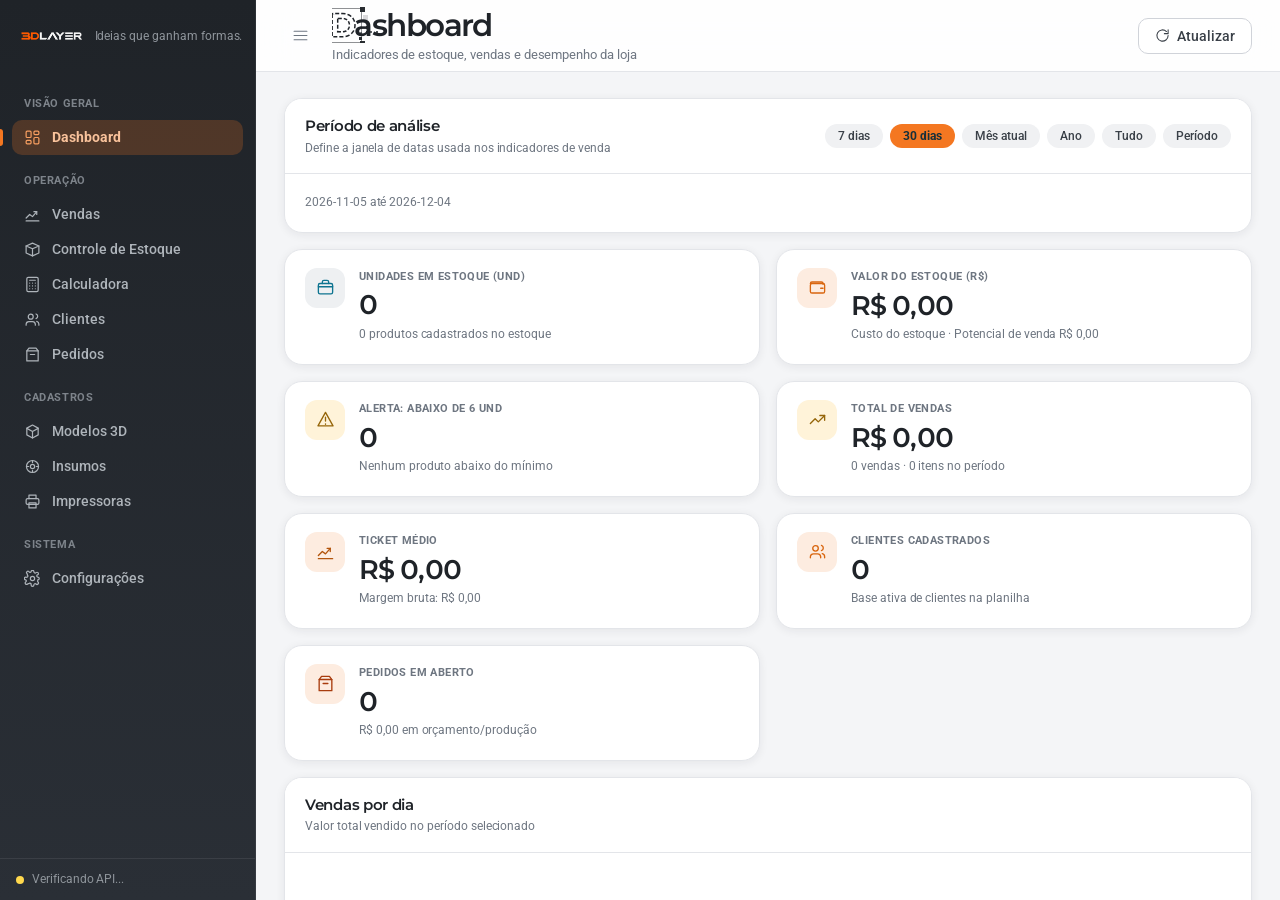
<file: index.html>
<!doctype html>
<html lang="pt-BR">
  <head>
    <meta charset="UTF-8" />
    <meta name="viewport" content="width=device-width, initial-scale=1.0" />
    <meta name="description" content="3D LAYER — CRM da loja 3D: clientes, estoque, vendas e pedidos. Ideias que ganham formas." />
    <meta name="theme-color" content="#1f2328" />
    <meta
      http-equiv="Content-Security-Policy"
      content="default-src 'self'; script-src 'self' 'sha256-BkKP2XO6WOEc3kXOiLr2ZoY83hamalKjPY9xBcbXVuw='; style-src 'self' 'unsafe-inline'; font-src 'self' data: https:; img-src 'self' data: blob: https: http:; connect-src 'self' https: http:; object-src 'none'; base-uri 'none'"
    />
    <title>3D LAYER</title>
    <link rel="icon" type="image/png" href="./icon.png" />
    <script type="module" crossorigin src="./assets/index.web-AJ14UXyv.js"></script>
    <link rel="stylesheet" crossorigin href="./assets/index-Cnl-phXX.css">
  </head>
  <body>
    <div id="root"></div>
  </body>
</html>
</file>
<file: assets/index-Cnl-phXX.css>
@font-face{font-family:Montserrat;font-style:normal;font-display:swap;font-weight:500;src:url(./montserrat-cyrillic-ext-500-normal-11xBT7e1.woff2) format("woff2"),url(./montserrat-cyrillic-ext-500-normal-DOzfAZ45.woff) format("woff");unicode-range:U+0460-052F,U+1C80-1C8A,U+20B4,U+2DE0-2DFF,U+A640-A69F,U+FE2E-FE2F}@font-face{font-family:Montserrat;font-style:normal;font-display:swap;font-weight:500;src:url(./montserrat-cyrillic-500-normal-T0SG181k.woff2) format("woff2"),url(./montserrat-cyrillic-500-normal-CyGtXmN9.woff) format("woff");unicode-range:U+0301,U+0400-045F,U+0490-0491,U+04B0-04B1,U+2116}@font-face{font-family:Montserrat;font-style:normal;font-display:swap;font-weight:500;src:url(./montserrat-vietnamese-500-normal-NT-t8RG1.woff2) format("woff2"),url(./montserrat-vietnamese-500-normal-DpeZlV_K.woff) format("woff");unicode-range:U+0102-0103,U+0110-0111,U+0128-0129,U+0168-0169,U+01A0-01A1,U+01AF-01B0,U+0300-0301,U+0303-0304,U+0308-0309,U+0323,U+0329,U+1EA0-1EF9,U+20AB}@font-face{font-family:Montserrat;font-style:normal;font-display:swap;font-weight:500;src:url(./montserrat-latin-ext-500-normal-BKtbrd6n.woff2) format("woff2"),url(./montserrat-latin-ext-500-normal-DWPqqZgs.woff) format("woff");unicode-range:U+0100-02BA,U+02BD-02C5,U+02C7-02CC,U+02CE-02D7,U+02DD-02FF,U+0304,U+0308,U+0329,U+1D00-1DBF,U+1E00-1E9F,U+1EF2-1EFF,U+2020,U+20A0-20AB,U+20AD-20C0,U+2113,U+2C60-2C7F,U+A720-A7FF}@font-face{font-family:Montserrat;font-style:normal;font-display:swap;font-weight:500;src:url(./montserrat-latin-500-normal-DRFEGfly.woff2) format("woff2"),url(./montserrat-latin-500-normal-Dok2oTci.woff) format("woff");unicode-range:U+0000-00FF,U+0131,U+0152-0153,U+02BB-02BC,U+02C6,U+02DA,U+02DC,U+0304,U+0308,U+0329,U+2000-206F,U+20AC,U+2122,U+2191,U+2193,U+2212,U+2215,U+FEFF,U+FFFD}@font-face{font-family:Montserrat;font-style:normal;font-display:swap;font-weight:600;src:url(./montserrat-cyrillic-ext-600-normal-BtBW-rpm.woff2) format("woff2"),url(./montserrat-cyrillic-ext-600-normal-wReYPmz2.woff) format("woff");unicode-range:U+0460-052F,U+1C80-1C8A,U+20B4,U+2DE0-2DFF,U+A640-A69F,U+FE2E-FE2F}@font-face{font-family:Montserrat;font-style:normal;font-display:swap;font-weight:600;src:url(./montserrat-cyrillic-600-normal-CQEPC0hM.woff2) format("woff2"),url(./montserrat-cyrillic-600-normal-DUglwBrH.woff) format("woff");unicode-range:U+0301,U+0400-045F,U+0490-0491,U+04B0-04B1,U+2116}@font-face{font-family:Montserrat;font-style:normal;font-display:swap;font-weight:600;src:url(./montserrat-vietnamese-600-normal-DKe6qT_E.woff2) format("woff2"),url(./montserrat-vietnamese-600-normal-SJ-HTWuM.woff) format("woff");unicode-range:U+0102-0103,U+0110-0111,U+0128-0129,U+0168-0169,U+01A0-01A1,U+01AF-01B0,U+0300-0301,U+0303-0304,U+0308-0309,U+0323,U+0329,U+1EA0-1EF9,U+20AB}@font-face{font-family:Montserrat;font-style:normal;font-display:swap;font-weight:600;src:url(./montserrat-latin-ext-600-normal-DSkTqI9L.woff2) format("woff2"),url(./montserrat-latin-ext-600-normal-CSDhkhgS.woff) format("woff");unicode-range:U+0100-02BA,U+02BD-02C5,U+02C7-02CC,U+02CE-02D7,U+02DD-02FF,U+0304,U+0308,U+0329,U+1D00-1DBF,U+1E00-1E9F,U+1EF2-1EFF,U+2020,U+20A0-20AB,U+20AD-20C0,U+2113,U+2C60-2C7F,U+A720-A7FF}@font-face{font-family:Montserrat;font-style:normal;font-display:swap;font-weight:600;src:url(./montserrat-latin-600-normal-UVxSCcoG.woff2) format("woff2"),url(./montserrat-latin-600-normal-CdhFl4lI.woff) format("woff");unicode-range:U+0000-00FF,U+0131,U+0152-0153,U+02BB-02BC,U+02C6,U+02DA,U+02DC,U+0304,U+0308,U+0329,U+2000-206F,U+20AC,U+2122,U+2191,U+2193,U+2212,U+2215,U+FEFF,U+FFFD}@font-face{font-family:Montserrat;font-style:normal;font-display:swap;font-weight:700;src:url(./montserrat-cyrillic-ext-700-normal-MyDreaeu.woff2) format("woff2"),url(./montserrat-cyrillic-ext-700-normal-D-Mk2xRJ.woff) format("woff");unicode-range:U+0460-052F,U+1C80-1C8A,U+20B4,U+2DE0-2DFF,U+A640-A69F,U+FE2E-FE2F}@font-face{font-family:Montserrat;font-style:normal;font-display:swap;font-weight:700;src:url(./montserrat-cyrillic-700-normal-D-Pqjtdp.woff2) format("woff2"),url(./montserrat-cyrillic-700-normal-BvLYcGP1.woff) format("woff");unicode-range:U+0301,U+0400-045F,U+0490-0491,U+04B0-04B1,U+2116}@font-face{font-family:Montserrat;font-style:normal;font-display:swap;font-weight:700;src:url(./montserrat-vietnamese-700-normal-C0x1De3p.woff2) format("woff2"),url(./montserrat-vietnamese-700-normal-DnwGT2D9.woff) format("woff");unicode-range:U+0102-0103,U+0110-0111,U+0128-0129,U+0168-0169,U+01A0-01A1,U+01AF-01B0,U+0300-0301,U+0303-0304,U+0308-0309,U+0323,U+0329,U+1EA0-1EF9,U+20AB}@font-face{font-family:Montserrat;font-style:normal;font-display:swap;font-weight:700;src:url(./montserrat-latin-ext-700-normal-BOP2Nhf0.woff2) format("woff2"),url(./montserrat-latin-ext-700-normal-DdDFr05Z.woff) format("woff");unicode-range:U+0100-02BA,U+02BD-02C5,U+02C7-02CC,U+02CE-02D7,U+02DD-02FF,U+0304,U+0308,U+0329,U+1D00-1DBF,U+1E00-1E9F,U+1EF2-1EFF,U+2020,U+20A0-20AB,U+20AD-20C0,U+2113,U+2C60-2C7F,U+A720-A7FF}@font-face{font-family:Montserrat;font-style:normal;font-display:swap;font-weight:700;src:url(./montserrat-latin-700-normal-BdjcYUrC.woff2) format("woff2"),url(./montserrat-latin-700-normal-BWkrl476.woff) format("woff");unicode-range:U+0000-00FF,U+0131,U+0152-0153,U+02BB-02BC,U+02C6,U+02DA,U+02DC,U+0304,U+0308,U+0329,U+2000-206F,U+20AC,U+2122,U+2191,U+2193,U+2212,U+2215,U+FEFF,U+FFFD}@font-face{font-family:Roboto;font-style:normal;font-display:swap;font-weight:400;src:url(./roboto-cyrillic-ext-400-normal-qHufge6k.woff2) format("woff2"),url(./roboto-cyrillic-ext-400-normal-DhDk0Xwi.woff) format("woff");unicode-range:U+0460-052F,U+1C80-1C8A,U+20B4,U+2DE0-2DFF,U+A640-A69F,U+FE2E-FE2F}@font-face{font-family:Roboto;font-style:normal;font-display:swap;font-weight:400;src:url(./roboto-cyrillic-400-normal-CBPI_iaY.woff2) format("woff2"),url(./roboto-cyrillic-400-normal-BepgbcUK.woff) format("woff");unicode-range:U+0301,U+0400-045F,U+0490-0491,U+04B0-04B1,U+2116}@font-face{font-family:Roboto;font-style:normal;font-display:swap;font-weight:400;src:url([data-uri]) format("woff2"),url([data-uri]) format("woff");unicode-range:U+1F00-1FFF}@font-face{font-family:Roboto;font-style:normal;font-display:swap;font-weight:400;src:url(./roboto-greek-400-normal-ai2Z1K3C.woff2) format("woff2"),url(./roboto-greek-400-normal-D904r64h.woff) format("woff");unicode-range:U+0370-0377,U+037A-037F,U+0384-038A,U+038C,U+038E-03A1,U+03A3-03FF}@font-face{font-family:Roboto;font-style:normal;font-display:swap;font-weight:400;src:url(./roboto-math-400-normal-BEFej5gc.woff2) format("woff2"),url(./roboto-math-400-normal-D6sS4O5l.woff) format("woff");unicode-range:U+0302-0303,U+0305,U+0307-0308,U+0310,U+0312,U+0315,U+031A,U+0326-0327,U+032C,U+032F-0330,U+0332-0333,U+0338,U+033A,U+0346,U+034D,U+0391-03A1,U+03A3-03A9,U+03B1-03C9,U+03D1,U+03D5-03D6,U+03F0-03F1,U+03F4-03F5,U+2016-2017,U+2034-2038,U+203C,U+2040,U+2043,U+2047,U+2050,U+2057,U+205F,U+2070-2071,U+2074-208E,U+2090-209C,U+20D0-20DC,U+20E1,U+20E5-20EF,U+2100-2112,U+2114-2115,U+2117-2121,U+2123-214F,U+2190,U+2192,U+2194-21AE,U+21B0-21E5,U+21F1-21F2,U+21F4-2211,U+2213-2214,U+2216-22FF,U+2308-230B,U+2310,U+2319,U+231C-2321,U+2336-237A,U+237C,U+2395,U+239B-23B7,U+23D0,U+23DC-23E1,U+2474-2475,U+25AF,U+25B3,U+25B7,U+25BD,U+25C1,U+25CA,U+25CC,U+25FB,U+266D-266F,U+27C0-27FF,U+2900-2AFF,U+2B0E-2B11,U+2B30-2B4C,U+2BFE,U+3030,U+FF5B,U+FF5D,U+1D400-1D7FF,U+1EE00-1EEFF}@font-face{font-family:Roboto;font-style:normal;font-display:swap;font-weight:400;src:url(./roboto-symbols-400-normal-CB1Ce4Gk.woff2) format("woff2"),url(./roboto-symbols-400-normal-C7tGlxgb.woff) format("woff");unicode-range:U+0001-000C,U+000E-001F,U+007F-009F,U+20DD-20E0,U+20E2-20E4,U+2150-218F,U+2190,U+2192,U+2194-2199,U+21AF,U+21E6-21F0,U+21F3,U+2218-2219,U+2299,U+22C4-22C6,U+2300-243F,U+2440-244A,U+2460-24FF,U+25A0-27BF,U+2800-28FF,U+2921-2922,U+2981,U+29BF,U+29EB,U+2B00-2BFF,U+4DC0-4DFF,U+FFF9-FFFB,U+10140-1018E,U+10190-1019C,U+101A0,U+101D0-101FD,U+102E0-102FB,U+10E60-10E7E,U+1D2C0-1D2D3,U+1D2E0-1D37F,U+1F000-1F0FF,U+1F100-1F1AD,U+1F1E6-1F1FF,U+1F30D-1F30F,U+1F315,U+1F31C,U+1F31E,U+1F320-1F32C,U+1F336,U+1F378,U+1F37D,U+1F382,U+1F393-1F39F,U+1F3A7-1F3A8,U+1F3AC-1F3AF,U+1F3C2,U+1F3C4-1F3C6,U+1F3CA-1F3CE,U+1F3D4-1F3E0,U+1F3ED,U+1F3F1-1F3F3,U+1F3F5-1F3F7,U+1F408,U+1F415,U+1F41F,U+1F426,U+1F43F,U+1F441-1F442,U+1F444,U+1F446-1F449,U+1F44C-1F44E,U+1F453,U+1F46A,U+1F47D,U+1F4A3,U+1F4B0,U+1F4B3,U+1F4B9,U+1F4BB,U+1F4BF,U+1F4C8-1F4CB,U+1F4D6,U+1F4DA,U+1F4DF,U+1F4E3-1F4E6,U+1F4EA-1F4ED,U+1F4F7,U+1F4F9-1F4FB,U+1F4FD-1F4FE,U+1F503,U+1F507-1F50B,U+1F50D,U+1F512-1F513,U+1F53E-1F54A,U+1F54F-1F5FA,U+1F610,U+1F650-1F67F,U+1F687,U+1F68D,U+1F691,U+1F694,U+1F698,U+1F6AD,U+1F6B2,U+1F6B9-1F6BA,U+1F6BC,U+1F6C6-1F6CF,U+1F6D3-1F6D7,U+1F6E0-1F6EA,U+1F6F0-1F6F3,U+1F6F7-1F6FC,U+1F700-1F7FF,U+1F800-1F80B,U+1F810-1F847,U+1F850-1F859,U+1F860-1F887,U+1F890-1F8AD,U+1F8B0-1F8BB,U+1F8C0-1F8C1,U+1F900-1F90B,U+1F93B,U+1F946,U+1F984,U+1F996,U+1F9E9,U+1FA00-1FA6F,U+1FA70-1FA7C,U+1FA80-1FA89,U+1FA8F-1FAC6,U+1FACE-1FADC,U+1FADF-1FAE9,U+1FAF0-1FAF8,U+1FB00-1FBFF}@font-face{font-family:Roboto;font-style:normal;font-display:swap;font-weight:400;src:url(./roboto-vietnamese-400-normal-D2PTxGxD.woff2) format("woff2"),url(./roboto-vietnamese-400-normal-Bf76hAzZ.woff) format("woff");unicode-range:U+0102-0103,U+0110-0111,U+0128-0129,U+0168-0169,U+01A0-01A1,U+01AF-01B0,U+0300-0301,U+0303-0304,U+0308-0309,U+0323,U+0329,U+1EA0-1EF9,U+20AB}@font-face{font-family:Roboto;font-style:normal;font-display:swap;font-weight:400;src:url(./roboto-latin-ext-400-normal-C3tdtHj3.woff2) format("woff2"),url(./roboto-latin-ext-400-normal-CIveymTr.woff) format("woff");unicode-range:U+0100-02BA,U+02BD-02C5,U+02C7-02CC,U+02CE-02D7,U+02DD-02FF,U+0304,U+0308,U+0329,U+1D00-1DBF,U+1E00-1E9F,U+1EF2-1EFF,U+2020,U+20A0-20AB,U+20AD-20C0,U+2113,U+2C60-2C7F,U+A720-A7FF}@font-face{font-family:Roboto;font-style:normal;font-display:swap;font-weight:400;src:url(./roboto-latin-400-normal-BqEyEoaF.woff2) format("woff2"),url(./roboto-latin-400-normal-D27F5sTu.woff) format("woff");unicode-range:U+0000-00FF,U+0131,U+0152-0153,U+02BB-02BC,U+02C6,U+02DA,U+02DC,U+0304,U+0308,U+0329,U+2000-206F,U+20AC,U+2122,U+2191,U+2193,U+2212,U+2215,U+FEFF,U+FFFD}@font-face{font-family:Roboto;font-style:normal;font-display:swap;font-weight:500;src:url(./roboto-cyrillic-ext-500-normal-BWC_xYeb.woff2) format("woff2"),url(./roboto-cyrillic-ext-500-normal-SCgicl0l.woff) format("woff");unicode-range:U+0460-052F,U+1C80-1C8A,U+20B4,U+2DE0-2DFF,U+A640-A69F,U+FE2E-FE2F}@font-face{font-family:Roboto;font-style:normal;font-display:swap;font-weight:500;src:url(./roboto-cyrillic-500-normal-CLao9AfR.woff2) format("woff2"),url(./roboto-cyrillic-500-normal-C8ZOEKN4.woff) format("woff");unicode-range:U+0301,U+0400-045F,U+0490-0491,U+04B0-04B1,U+2116}@font-face{font-family:Roboto;font-style:normal;font-display:swap;font-weight:500;src:url([data-uri]) format("woff2"),url([data-uri]) format("woff");unicode-range:U+1F00-1FFF}@font-face{font-family:Roboto;font-style:normal;font-display:swap;font-weight:500;src:url(./roboto-greek-500-normal-C9AnhcmC.woff2) format("woff2"),url(./roboto-greek-500-normal-XBIQOowA.woff) format("woff");unicode-range:U+0370-0377,U+037A-037F,U+0384-038A,U+038C,U+038E-03A1,U+03A3-03FF}@font-face{font-family:Roboto;font-style:normal;font-display:swap;font-weight:500;src:url(./roboto-math-500-normal-C4NU9gLX.woff2) format("woff2"),url(./roboto-math-500-normal-BNGXE_xU.woff) format("woff");unicode-range:U+0302-0303,U+0305,U+0307-0308,U+0310,U+0312,U+0315,U+031A,U+0326-0327,U+032C,U+032F-0330,U+0332-0333,U+0338,U+033A,U+0346,U+034D,U+0391-03A1,U+03A3-03A9,U+03B1-03C9,U+03D1,U+03D5-03D6,U+03F0-03F1,U+03F4-03F5,U+2016-2017,U+2034-2038,U+203C,U+2040,U+2043,U+2047,U+2050,U+2057,U+205F,U+2070-2071,U+2074-208E,U+2090-209C,U+20D0-20DC,U+20E1,U+20E5-20EF,U+2100-2112,U+2114-2115,U+2117-2121,U+2123-214F,U+2190,U+2192,U+2194-21AE,U+21B0-21E5,U+21F1-21F2,U+21F4-2211,U+2213-2214,U+2216-22FF,U+2308-230B,U+2310,U+2319,U+231C-2321,U+2336-237A,U+237C,U+2395,U+239B-23B7,U+23D0,U+23DC-23E1,U+2474-2475,U+25AF,U+25B3,U+25B7,U+25BD,U+25C1,U+25CA,U+25CC,U+25FB,U+266D-266F,U+27C0-27FF,U+2900-2AFF,U+2B0E-2B11,U+2B30-2B4C,U+2BFE,U+3030,U+FF5B,U+FF5D,U+1D400-1D7FF,U+1EE00-1EEFF}@font-face{font-family:Roboto;font-style:normal;font-display:swap;font-weight:500;src:url(./roboto-symbols-500-normal-B_CZKVJS.woff2) format("woff2"),url(./roboto-symbols-500-normal-DFnofPUt.woff) format("woff");unicode-range:U+0001-000C,U+000E-001F,U+007F-009F,U+20DD-20E0,U+20E2-20E4,U+2150-218F,U+2190,U+2192,U+2194-2199,U+21AF,U+21E6-21F0,U+21F3,U+2218-2219,U+2299,U+22C4-22C6,U+2300-243F,U+2440-244A,U+2460-24FF,U+25A0-27BF,U+2800-28FF,U+2921-2922,U+2981,U+29BF,U+29EB,U+2B00-2BFF,U+4DC0-4DFF,U+FFF9-FFFB,U+10140-1018E,U+10190-1019C,U+101A0,U+101D0-101FD,U+102E0-102FB,U+10E60-10E7E,U+1D2C0-1D2D3,U+1D2E0-1D37F,U+1F000-1F0FF,U+1F100-1F1AD,U+1F1E6-1F1FF,U+1F30D-1F30F,U+1F315,U+1F31C,U+1F31E,U+1F320-1F32C,U+1F336,U+1F378,U+1F37D,U+1F382,U+1F393-1F39F,U+1F3A7-1F3A8,U+1F3AC-1F3AF,U+1F3C2,U+1F3C4-1F3C6,U+1F3CA-1F3CE,U+1F3D4-1F3E0,U+1F3ED,U+1F3F1-1F3F3,U+1F3F5-1F3F7,U+1F408,U+1F415,U+1F41F,U+1F426,U+1F43F,U+1F441-1F442,U+1F444,U+1F446-1F449,U+1F44C-1F44E,U+1F453,U+1F46A,U+1F47D,U+1F4A3,U+1F4B0,U+1F4B3,U+1F4B9,U+1F4BB,U+1F4BF,U+1F4C8-1F4CB,U+1F4D6,U+1F4DA,U+1F4DF,U+1F4E3-1F4E6,U+1F4EA-1F4ED,U+1F4F7,U+1F4F9-1F4FB,U+1F4FD-1F4FE,U+1F503,U+1F507-1F50B,U+1F50D,U+1F512-1F513,U+1F53E-1F54A,U+1F54F-1F5FA,U+1F610,U+1F650-1F67F,U+1F687,U+1F68D,U+1F691,U+1F694,U+1F698,U+1F6AD,U+1F6B2,U+1F6B9-1F6BA,U+1F6BC,U+1F6C6-1F6CF,U+1F6D3-1F6D7,U+1F6E0-1F6EA,U+1F6F0-1F6F3,U+1F6F7-1F6FC,U+1F700-1F7FF,U+1F800-1F80B,U+1F810-1F847,U+1F850-1F859,U+1F860-1F887,U+1F890-1F8AD,U+1F8B0-1F8BB,U+1F8C0-1F8C1,U+1F900-1F90B,U+1F93B,U+1F946,U+1F984,U+1F996,U+1F9E9,U+1FA00-1FA6F,U+1FA70-1FA7C,U+1FA80-1FA89,U+1FA8F-1FAC6,U+1FACE-1FADC,U+1FADF-1FAE9,U+1FAF0-1FAF8,U+1FB00-1FBFF}@font-face{font-family:Roboto;font-style:normal;font-display:swap;font-weight:500;src:url(./roboto-vietnamese-500-normal-B3ncpOoB.woff2) format("woff2"),url(./roboto-vietnamese-500-normal-BgoYVz-9.woff) format("woff");unicode-range:U+0102-0103,U+0110-0111,U+0128-0129,U+0168-0169,U+01A0-01A1,U+01AF-01B0,U+0300-0301,U+0303-0304,U+0308-0309,U+0323,U+0329,U+1EA0-1EF9,U+20AB}@font-face{font-family:Roboto;font-style:normal;font-display:swap;font-weight:500;src:url(./roboto-latin-ext-500-normal-pMCM9Ixg.woff2) format("woff2"),url(./roboto-latin-ext-500-normal-C1cK9xmS.woff) format("woff");unicode-range:U+0100-02BA,U+02BD-02C5,U+02C7-02CC,U+02CE-02D7,U+02DD-02FF,U+0304,U+0308,U+0329,U+1D00-1DBF,U+1E00-1E9F,U+1EF2-1EFF,U+2020,U+20A0-20AB,U+20AD-20C0,U+2113,U+2C60-2C7F,U+A720-A7FF}@font-face{font-family:Roboto;font-style:normal;font-display:swap;font-weight:500;src:url(./roboto-latin-500-normal-7RbcRiD8.woff2) format("woff2"),url(./roboto-latin-500-normal-fsTFPL3E.woff) format("woff");unicode-range:U+0000-00FF,U+0131,U+0152-0153,U+02BB-02BC,U+02C6,U+02DA,U+02DC,U+0304,U+0308,U+0329,U+2000-206F,U+20AC,U+2122,U+2191,U+2193,U+2212,U+2215,U+FEFF,U+FFFD}@font-face{font-family:Roboto;font-style:normal;font-display:swap;font-weight:700;src:url(./roboto-cyrillic-ext-700-normal-DmFxo5wj.woff2) format("woff2"),url(./roboto-cyrillic-ext-700-normal-BWOtdzfy.woff) format("woff");unicode-range:U+0460-052F,U+1C80-1C8A,U+20B4,U+2DE0-2DFF,U+A640-A69F,U+FE2E-FE2F}@font-face{font-family:Roboto;font-style:normal;font-display:swap;font-weight:700;src:url(./roboto-cyrillic-700-normal-C2o7G-SM.woff2) format("woff2"),url(./roboto-cyrillic-700-normal-D8g9KsRf.woff) format("woff");unicode-range:U+0301,U+0400-045F,U+0490-0491,U+04B0-04B1,U+2116}@font-face{font-family:Roboto;font-style:normal;font-display:swap;font-weight:700;src:url([data-uri]) format("woff2"),url([data-uri]) format("woff");unicode-range:U+1F00-1FFF}@font-face{font-family:Roboto;font-style:normal;font-display:swap;font-weight:700;src:url(./roboto-greek-700-normal-0aHWxGLu.woff2) format("woff2"),url(./roboto-greek-700-normal-xQsEWSIA.woff) format("woff");unicode-range:U+0370-0377,U+037A-037F,U+0384-038A,U+038C,U+038E-03A1,U+03A3-03FF}@font-face{font-family:Roboto;font-style:normal;font-display:swap;font-weight:700;src:url(./roboto-math-700-normal-B8YqGHVc.woff2) format("woff2"),url(./roboto-math-700-normal-DbhUef31.woff) format("woff");unicode-range:U+0302-0303,U+0305,U+0307-0308,U+0310,U+0312,U+0315,U+031A,U+0326-0327,U+032C,U+032F-0330,U+0332-0333,U+0338,U+033A,U+0346,U+034D,U+0391-03A1,U+03A3-03A9,U+03B1-03C9,U+03D1,U+03D5-03D6,U+03F0-03F1,U+03F4-03F5,U+2016-2017,U+2034-2038,U+203C,U+2040,U+2043,U+2047,U+2050,U+2057,U+205F,U+2070-2071,U+2074-208E,U+2090-209C,U+20D0-20DC,U+20E1,U+20E5-20EF,U+2100-2112,U+2114-2115,U+2117-2121,U+2123-214F,U+2190,U+2192,U+2194-21AE,U+21B0-21E5,U+21F1-21F2,U+21F4-2211,U+2213-2214,U+2216-22FF,U+2308-230B,U+2310,U+2319,U+231C-2321,U+2336-237A,U+237C,U+2395,U+239B-23B7,U+23D0,U+23DC-23E1,U+2474-2475,U+25AF,U+25B3,U+25B7,U+25BD,U+25C1,U+25CA,U+25CC,U+25FB,U+266D-266F,U+27C0-27FF,U+2900-2AFF,U+2B0E-2B11,U+2B30-2B4C,U+2BFE,U+3030,U+FF5B,U+FF5D,U+1D400-1D7FF,U+1EE00-1EEFF}@font-face{font-family:Roboto;font-style:normal;font-display:swap;font-weight:700;src:url(./roboto-symbols-700-normal-BiFDindJ.woff2) format("woff2"),url(./roboto-symbols-700-normal-C59U6HqI.woff) format("woff");unicode-range:U+0001-000C,U+000E-001F,U+007F-009F,U+20DD-20E0,U+20E2-20E4,U+2150-218F,U+2190,U+2192,U+2194-2199,U+21AF,U+21E6-21F0,U+21F3,U+2218-2219,U+2299,U+22C4-22C6,U+2300-243F,U+2440-244A,U+2460-24FF,U+25A0-27BF,U+2800-28FF,U+2921-2922,U+2981,U+29BF,U+29EB,U+2B00-2BFF,U+4DC0-4DFF,U+FFF9-FFFB,U+10140-1018E,U+10190-1019C,U+101A0,U+101D0-101FD,U+102E0-102FB,U+10E60-10E7E,U+1D2C0-1D2D3,U+1D2E0-1D37F,U+1F000-1F0FF,U+1F100-1F1AD,U+1F1E6-1F1FF,U+1F30D-1F30F,U+1F315,U+1F31C,U+1F31E,U+1F320-1F32C,U+1F336,U+1F378,U+1F37D,U+1F382,U+1F393-1F39F,U+1F3A7-1F3A8,U+1F3AC-1F3AF,U+1F3C2,U+1F3C4-1F3C6,U+1F3CA-1F3CE,U+1F3D4-1F3E0,U+1F3ED,U+1F3F1-1F3F3,U+1F3F5-1F3F7,U+1F408,U+1F415,U+1F41F,U+1F426,U+1F43F,U+1F441-1F442,U+1F444,U+1F446-1F449,U+1F44C-1F44E,U+1F453,U+1F46A,U+1F47D,U+1F4A3,U+1F4B0,U+1F4B3,U+1F4B9,U+1F4BB,U+1F4BF,U+1F4C8-1F4CB,U+1F4D6,U+1F4DA,U+1F4DF,U+1F4E3-1F4E6,U+1F4EA-1F4ED,U+1F4F7,U+1F4F9-1F4FB,U+1F4FD-1F4FE,U+1F503,U+1F507-1F50B,U+1F50D,U+1F512-1F513,U+1F53E-1F54A,U+1F54F-1F5FA,U+1F610,U+1F650-1F67F,U+1F687,U+1F68D,U+1F691,U+1F694,U+1F698,U+1F6AD,U+1F6B2,U+1F6B9-1F6BA,U+1F6BC,U+1F6C6-1F6CF,U+1F6D3-1F6D7,U+1F6E0-1F6EA,U+1F6F0-1F6F3,U+1F6F7-1F6FC,U+1F700-1F7FF,U+1F800-1F80B,U+1F810-1F847,U+1F850-1F859,U+1F860-1F887,U+1F890-1F8AD,U+1F8B0-1F8BB,U+1F8C0-1F8C1,U+1F900-1F90B,U+1F93B,U+1F946,U+1F984,U+1F996,U+1F9E9,U+1FA00-1FA6F,U+1FA70-1FA7C,U+1FA80-1FA89,U+1FA8F-1FAC6,U+1FACE-1FADC,U+1FADF-1FAE9,U+1FAF0-1FAF8,U+1FB00-1FBFF}@font-face{font-family:Roboto;font-style:normal;font-display:swap;font-weight:700;src:url(./roboto-vietnamese-700-normal-BEVeWqJt.woff2) format("woff2"),url(./roboto-vietnamese-700-normal-kpkdMgbf.woff) format("woff");unicode-range:U+0102-0103,U+0110-0111,U+0128-0129,U+0168-0169,U+01A0-01A1,U+01AF-01B0,U+0300-0301,U+0303-0304,U+0308-0309,U+0323,U+0329,U+1EA0-1EF9,U+20AB}@font-face{font-family:Roboto;font-style:normal;font-display:swap;font-weight:700;src:url(./roboto-latin-ext-700-normal-DSBUz0N1.woff2) format("woff2"),url(./roboto-latin-ext-700-normal-BDePAh3g.woff) format("woff");unicode-range:U+0100-02BA,U+02BD-02C5,U+02C7-02CC,U+02CE-02D7,U+02DD-02FF,U+0304,U+0308,U+0329,U+1D00-1DBF,U+1E00-1E9F,U+1EF2-1EFF,U+2020,U+20A0-20AB,U+20AD-20C0,U+2113,U+2C60-2C7F,U+A720-A7FF}@font-face{font-family:Roboto;font-style:normal;font-display:swap;font-weight:700;src:url(./roboto-latin-700-normal-BZpUvMxY.woff2) format("woff2"),url(./roboto-latin-700-normal-YuyVweIx.woff) format("woff");unicode-range:U+0000-00FF,U+0131,U+0152-0153,U+02BB-02BC,U+02C6,U+02DA,U+02DC,U+0304,U+0308,U+0329,U+2000-206F,U+20AC,U+2122,U+2191,U+2193,U+2212,U+2215,U+FEFF,U+FFFD}:root{--bg-app: #f4f5f7;--surface: #ffffff;--surface-alt: #f7f8fa;--surface-raised: #ffffff;--border: #e3e5e9;--border-strong: #d0d3d9;--nav-bg: #1f2328;--nav-bg-soft: #2a2f36;--nav-text: #aeb4ba;--nav-text-active: #ffffff;--nav-hover: rgba(255, 255, 255, .07);--nav-active: rgba(244, 119, 33, .22);--brand-100: #fdece0;--brand-200: #fbdbc6;--brand-300: #f9c29b;--brand-400: #f79e60;--brand-500: #f47721;--brand-600: #d9660f;--brand-700: #b3550c;--brand-soft: #fdece0;--grad-brand: linear-gradient(135deg, #f47721 0%, #f9a03f 100%);--grad-splash: linear-gradient(135deg, #1f2328 0%, #2a2f36 55%, #f47721 100%);--grad-teal: linear-gradient(180deg, #f79e60 0%, #f9c29b 55%, #fdece0 100%);--yellow: #ffb020;--yellow-soft: #fff3d9;--yellow-ink: #96660a;--coral: #e2571e;--coral-soft: #fdece0;--coral-ink: #a83c0e;--navy: #1f2328;--navy-soft: #eef0f2;--text: #1f2328;--text-soft: #3a4048;--text-muted: #6e7681;--text-inverse: #ffffff;--ok: #1e8a81;--ok-soft: #e3f7f4;--warn: #a97a00;--warn-soft: #fff5d6;--danger: #c2401c;--danger-soft: #ffede7;--info: #0e7490;--info-soft: #cffafe;--neutral-soft: #f0f1f3;--font: "Roboto", -apple-system, BlinkMacSystemFont, "Segoe UI", system-ui, "Helvetica Neue", Arial, sans-serif;--font-title: "Montserrat", "Roboto", -apple-system, "Segoe UI", system-ui, Arial, sans-serif;--font-mono: "SF Mono", "Cascadia Mono", "Consolas", "SFMono-Regular", monospace;--r-sm: 8px;--r-md: 12px;--r-lg: 18px;--r-xl: 24px;--r-pill: 980px;--shadow-xs: 0 1px 2px rgba(31, 35, 40, .05);--shadow-sm: 0 2px 10px rgba(31, 35, 40, .07);--shadow-md: 0 10px 30px rgba(31, 35, 40, .11);--shadow-lg: 0 28px 70px rgba(31, 35, 40, .22);--nav-w: 256px;--topbar-h: 72px;--pg-dur: .25s;--pg-dist: 8px;--pg-blur: 3px;--pg-ease: cubic-bezier(.22, 1, .36, 1);--p9-dur: .6s;--p9-exit-dur: 155ms;--p9-enter-delay: 50ms;--p9-stagger: 40ms;--p9-distance: .52em;--p9-exit-distance: .52em;--p9-blur: max(.067em, .171em - 2.1px);--p9-lift: .125em;--p9-start-scale: .7;--p9-peak: 1.03;--p26-step-dur: .13s;--p26-spins: 0;--p26-cell: 1.2em;--p26-stagger: 90ms;--p26-ease: cubic-bezier(.35, -.02, .43, 1);--p26-side-scale: .7;--p26-side-offset: .52em;--p26-side-blur: max(.067em, .171em - 2.1px);--p26-side-opacity: .17;--p26-center-scale: .9;--p26-center-blur: .042em;--p26-antic-dur: .1s;--p26-antic-scale: .94;--p26-antic-lift: .125em;--p26-land-dur: .74s;--p26-land-peak: 1.03;--p4-dur: .3s;--p4-ease: cubic-bezier(.22, 1, .36, 1)}.tema-colorido{--bg-app: #f0f4ff;--surface: #ffffff;--surface-alt: #eef2ff;--surface-raised: #f5f7ff;--border: #d8dcf7;--border-strong: #c2c6e8;--nav-bg: #4338ca;--nav-bg-soft: #312e81;--nav-text: #c7d2fe;--nav-text-active: #ffffff;--nav-hover: rgba(255, 255, 255, .1);--nav-active: rgba(255, 255, 255, .15);--brand-100: #fce7f3;--brand-200: #fbcfe8;--brand-300: #f9a8d4;--brand-400: #f472b6;--brand-500: #ec4899;--brand-600: #db2777;--brand-700: #be185d;--brand-soft: #fdf2f8;--grad-brand: linear-gradient(135deg, #ec4899 0%, #8b5cf6 100%);--grad-splash: linear-gradient(135deg, #ec4899 0%, #8b5cf6 45%, #06b6d4 100%);--grad-teal: linear-gradient(180deg, #fbcfe8 0%, #f9a8d4 55%, #fce7f3 100%);--yellow: #fbbf24;--yellow-soft: #fef3c7;--yellow-ink: #713f12;--coral: #f472b6;--coral-soft: #fdf2f8;--coral-ink: #9d174d;--navy: #4338ca;--navy-soft: #ede9fe;--text: #1e1b4b;--text-soft: #4338ca;--text-muted: #6366f1;--text-inverse: #ffffff;--ok: #10b981;--ok-soft: #d1fae5;--warn: #f59e0b;--warn-soft: #fef3c7;--danger: #ef4444;--danger-soft: #fee2e2;--info: #06b6d4;--info-soft: #cffafe;--neutral-soft: #ede9fe;--shadow-xs: 0 1px 2px rgba(67, 56, 202, .05);--shadow-sm: 0 2px 10px rgba(67, 56, 202, .08);--shadow-md: 0 10px 30px rgba(67, 56, 202, .12);--shadow-lg: 0 28px 70px rgba(67, 56, 202, .18)}.tema-natureza{--bg-app: #f0f7f4;--surface: #ffffff;--surface-alt: #e8f2ee;--surface-raised: #f0f7f4;--border: #d4e5e0;--border-strong: #bcd4cf;--nav-bg: #0e1a16;--nav-bg-soft: #1e2f2b;--nav-text: #a8c9bf;--nav-text-active: #ffffff;--nav-hover: rgba(255, 255, 255, .08);--nav-active: rgba(30, 111, 99, .2);--brand-100: #e8f2ee;--brand-200: #c9e3dc;--brand-300: #aad4cb;--brand-400: #8bc5b8;--brand-500: #1e6f63;--brand-600: #155a4f;--brand-700: #0e443b;--brand-soft: #f0f7f4;--grad-brand: linear-gradient(135deg, #1e6f63 0%, #6fe3cf 100%);--grad-splash: linear-gradient(135deg, #1e6f63 0%, #6fe3cf 45%, #f3b33d 100%);--grad-teal: linear-gradient(180deg, #e8f2ee 0%, #c9e3dc 55%, #e8f2ee 100%);--yellow: #f3b33d;--yellow-soft: #fdeeca;--yellow-ink: #8a6e1c;--coral: #6fe3cf;--coral-soft: #e3f9f4;--coral-ink: #3aa58d;--navy: #0e1a16;--navy-soft: #f0f7f4;--text: #0e1a16;--text-soft: #1e6f63;--text-muted: #3d7a6f;--text-inverse: #ffffff;--ok: #1e6f63;--ok-soft: #d1eadf;--warn: #f3b33d;--warn-soft: #fdeeca;--danger: #ef4444;--danger-soft: #fee2e2;--info: #6fe3cf;--info-soft: #e3f9f4;--neutral-soft: #e8f2ee;--shadow-xs: 0 1px 2px rgba(14, 26, 22, .05);--shadow-sm: 0 2px 10px rgba(14, 26, 22, .08);--shadow-md: 0 10px 30px rgba(14, 26, 22, .12);--shadow-lg: 0 28px 70px rgba(14, 26, 22, .18)}*{box-sizing:border-box}html,body,#root{height:100%;margin:0}body{font-family:var(--font);font-size:14px;line-height:1.45;color:var(--text);background:var(--bg-app);-webkit-font-smoothing:antialiased;-moz-osx-font-smoothing:grayscale;overflow:hidden;letter-spacing:-.003em}h1,h2,h3,.nav-brand-text strong,.kpi-value,.topbar h1{font-family:var(--font-title)}button,input,select,textarea{font-family:inherit;font-size:inherit;color:inherit}::-webkit-scrollbar{width:10px;height:10px}::-webkit-scrollbar-track{background:transparent}::-webkit-scrollbar-thumb{background:#c9ced5;border-radius:var(--r-pill);border:3px solid transparent;background-clip:content-box}::-webkit-scrollbar-thumb:hover{background:#aeb4ba;background-clip:content-box}.app{display:grid;grid-template-columns:var(--nav-w) 1fr;height:100vh;height:100dvh}.app.collapsed{--nav-w: 76px}.nav{background:var(--nav-bg);background-image:linear-gradient(180deg,#1f2328,#2a2f36);color:var(--nav-text);display:flex;flex-direction:column;min-width:0;border-right:1px solid rgba(255,255,255,.06)}.nav-brand{display:flex;align-items:center;gap:12px;height:var(--topbar-h);padding:0 20px;flex:0 0 auto}.nav-logo{flex:0 0 auto;display:flex;align-items:center;background:none;border-radius:0;box-shadow:none}.nav-logo img{display:block;height:20px;width:auto}.nav-brand-text{min-width:0}.nav-brand-text strong{display:block;color:#fff;font-size:14.5px;font-weight:600;letter-spacing:-.2px;white-space:nowrap}.nav-brand-text span{display:block;font-size:11.5px;color:#8f959b;white-space:nowrap}.nav-scroll{flex:1 1 auto;overflow-y:auto;overflow-x:hidden;padding:6px 12px 20px}.nav-group-title{font-size:11px;letter-spacing:.6px;text-transform:uppercase;color:#7d838a;padding:18px 12px 8px;font-weight:600}.nav-item{display:flex;align-items:center;gap:11px;width:100%;padding:9px 12px;border:0;border-radius:10px;background:transparent;color:var(--nav-text);font-size:13.5px;font-weight:500;cursor:pointer;text-align:left;position:relative;transition:background .16s ease,color .16s ease;white-space:nowrap}.nav-item:hover{background:var(--nav-hover);color:#fff}.nav-item.active{background:var(--nav-active);color:var(--brand-300);font-weight:600}.nav-item.active svg{color:var(--brand-400)}.nav-item.active:before{content:"";position:absolute;left:-12px;top:9px;bottom:9px;width:3px;border-radius:0 3px 3px 0;background:var(--brand-500)}.nav-item .nav-badge{margin-left:auto;background:#f4772138;color:#f9c29b;border-radius:var(--r-pill);font-size:10.5px;font-weight:700;padding:1px 7px}.nav-foot{flex:0 0 auto;border-top:1px solid rgba(255,255,255,.08);padding:12px 16px}.nav-status{display:flex;align-items:center;gap:8px;font-size:11.5px;color:#8f959b}.nav-status .dot{width:8px;height:8px;border-radius:50%;background:#7d838a;flex:0 0 auto}.nav-status.online .dot{background:#10b981;box-shadow:0 0 0 3px #10b98140}.nav-status.offline .dot{background:#ef4444;box-shadow:0 0 0 3px #ef444440}.nav-status.checking .dot{background:#ffd84d;animation:pulse 1.1s infinite}@keyframes pulse{0%,to{opacity:1}50%{opacity:.35}}.app.collapsed .nav-brand-text,.app.collapsed .nav-item span:not(.nav-badge),.app.collapsed .nav-group-title,.app.collapsed .nav-status span,.app.collapsed .nav-foot .nav-status-text{display:none}.app.collapsed .nav-item{justify-content:center;padding:10px 0}.app.collapsed .nav-brand{justify-content:center;padding:0}.main{display:flex;flex-direction:column;min-width:0;min-height:0;background:var(--bg-app)}.topbar{height:var(--topbar-h);flex:0 0 auto;background:#ffffffdb;-webkit-backdrop-filter:saturate(180%) blur(18px);backdrop-filter:saturate(180%) blur(18px);border-bottom:1px solid var(--border);display:flex;align-items:center;gap:16px;padding:0 28px;z-index:5}.topbar-titles{min-width:0}.topbar h1{margin:0;font-size:21px;font-weight:600;letter-spacing:-.5px;white-space:nowrap;overflow:hidden;text-overflow:ellipsis}.topbar p{margin:3px 0 0;font-size:12.5px;color:var(--text-muted);white-space:nowrap;overflow:hidden;text-overflow:ellipsis}.topbar-actions{margin-left:auto;display:flex;align-items:center;gap:10px;flex:0 0 auto}.content{flex:1 1 auto;overflow-y:auto;overflow-x:hidden;padding:26px 28px 44px;min-height:0}.content-inner{position:relative;max-width:1560px;margin:0 auto}.content-inner.transicionando .pagina-sai{position:absolute;inset:0 auto auto 0;width:100%;pointer-events:none;z-index:0}.content-inner.transicionando .pagina-entra{position:relative;z-index:1}.pagina-entra{animation:pagina-entra var(--pg-dur) var(--pg-ease) both}.pagina-sai{animation:pagina-sai var(--pg-dur) var(--pg-ease) both}.content-inner.transicionando .pagina-entra,.content-inner.transicionando .pagina-sai{will-change:opacity,transform,filter}.content-inner.dir-fwd .pagina-entra{--pg-from: var(--pg-dist)}.content-inner.dir-fwd .pagina-sai{--pg-to: calc(var(--pg-dist) * -1)}.content-inner.dir-back .pagina-entra{--pg-from: calc(var(--pg-dist) * -1)}.content-inner.dir-back .pagina-sai{--pg-to: var(--pg-dist)}@keyframes pagina-entra{0%{opacity:0;transform:translate(var(--pg-from, var(--pg-dist)));filter:blur(var(--pg-blur))}to{opacity:1;transform:translate(0);filter:blur(0)}}@keyframes pagina-sai{0%{opacity:1;transform:translate(0);filter:blur(0)}to{opacity:0;transform:translate(var(--pg-to, calc(var(--pg-dist) * -1)));filter:blur(var(--pg-blur))}}@media(prefers-reduced-motion:reduce){.pagina-entra,.pagina-sai{animation:none}}.grid{display:grid;gap:16px}.grid.cols-4{grid-template-columns:repeat(4,minmax(0,1fr))}.grid.cols-3{grid-template-columns:repeat(3,minmax(0,1fr))}.grid.cols-2{grid-template-columns:repeat(2,minmax(0,1fr))}.grid.kpi-grid{grid-template-columns:repeat(auto-fit,minmax(240px,1fr))}.grid.kpi-grid.kpi-3{grid-template-columns:repeat(3,minmax(0,1fr))}.grid.kpi-grid.kpi-4{grid-template-columns:repeat(4,minmax(0,1fr))}.grid.split-2-1{grid-template-columns:minmax(0,2fr) minmax(0,1fr)}.grid.split-1-2{grid-template-columns:minmax(0,1fr) minmax(0,2fr)}.stack{display:flex;flex-direction:column;gap:16px}.row{display:flex;align-items:center;gap:10px;flex-wrap:wrap}.row.end{justify-content:flex-end}.row.between{justify-content:space-between}.row.grow{flex:1 1 auto}@media(max-width:1280px){.grid.cols-4{grid-template-columns:repeat(2,minmax(0,1fr))}.grid.split-2-1,.grid.split-1-2,.grid.cols-3{grid-template-columns:minmax(0,1fr)}.grid.kpi-grid.kpi-3,.grid.kpi-grid.kpi-4{grid-template-columns:repeat(2,minmax(0,1fr))}}.card{background:var(--surface);border:1px solid var(--border);border-radius:var(--r-lg);box-shadow:var(--shadow-sm);overflow:hidden}.card-head{display:flex;align-items:center;gap:12px;padding:16px 20px;border-bottom:1px solid var(--border);background:var(--surface)}.card-head h2{margin:0;font-size:15px;font-weight:600;letter-spacing:-.3px}.card-head p{margin:3px 0 0;font-size:12px;color:var(--text-muted)}.card-head .spacer{margin-left:auto}.card-body{padding:20px}.card-body.tight{padding:0}.card-foot{padding:12px 20px;border-top:1px solid var(--border);background:var(--surface-alt);display:flex;align-items:center;gap:10px}.kpi{background:var(--surface);border:1px solid var(--border);border-radius:var(--r-lg);padding:18px 20px;box-shadow:var(--shadow-sm);display:flex;gap:14px;align-items:flex-start;min-width:0;width:100%;height:116px;overflow:hidden;cursor:pointer;transition:width var(--p4-dur) var(--p4-ease),height var(--p4-dur) var(--p4-ease),box-shadow .18s ease,transform .18s ease}.kpi:hover{box-shadow:var(--shadow-md);transform:translateY(-1px)}.kpi.is-small{width:78%;height:132px}.kpi-icon{width:40px;height:40px;flex:0 0 auto;border-radius:12px;display:grid;place-items:center;background:var(--brand-soft);color:var(--brand-600)}.kpi-icon.green{background:var(--yellow-soft);color:var(--yellow-ink)}.kpi-icon.amber{background:var(--coral-soft);color:var(--coral-ink)}.kpi-icon.red{background:#ffe3da;color:#d1431f}.kpi-icon.cyan{background:var(--navy-soft);color:var(--info)}.kpi-icon.violet{background:var(--brand-100);color:var(--brand-700)}.kpi-body{min-width:0}.kpi-label{font-size:11px;font-weight:600;letter-spacing:.4px;text-transform:uppercase;color:var(--text-muted);margin:2px 0 6px;line-height:1.3;-webkit-hyphens:auto;hyphens:auto;display:-webkit-box;-webkit-line-clamp:1;-webkit-box-orient:vertical;overflow:hidden}.kpi-value{font-size:27px;font-weight:600;letter-spacing:-.9px;color:var(--text);line-height:1.15;white-space:nowrap;overflow:hidden;text-overflow:ellipsis}.kpi-value.com-giro{display:flex;align-items:center;height:1.15em;overflow:visible}.kpi-hint{margin-top:5px;font-size:12px;color:var(--text-muted);overflow:hidden;text-overflow:ellipsis;white-space:nowrap}.kpi.is-small .kpi-hint{white-space:normal;text-overflow:clip;display:-webkit-box;-webkit-box-orient:vertical;-webkit-line-clamp:2;overflow:hidden}.vapor-texto{display:inline-block;white-space:pre;--vapor-cor: #b19eef}.vapor-char{display:inline-block;will-change:transform,opacity,filter;animation:vapor-entra .85s cubic-bezier(.22,.9,.3,1) both;animation-delay:calc(var(--i, 0) * 45ms)}.vapor-loop .vapor-char{animation:vapor-ciclo 8s cubic-bezier(.4,0,.4,1) infinite;animation-delay:calc(var(--i, 0) * 55ms)}@keyframes vapor-entra{0%{opacity:0;color:var(--vapor-cor);filter:blur(7px);transform:translateY(10px) scale(1.12)}55%{opacity:1;color:var(--vapor-cor);filter:blur(2px);transform:translateY(1px) scale(1.01)}to{opacity:1;color:inherit;filter:blur(0);transform:none}}@keyframes vapor-ciclo{0%{opacity:0;color:var(--vapor-cor);filter:blur(6px);transform:translateY(7px)}16%{opacity:1;color:inherit;filter:blur(0);transform:none}74%{opacity:1;color:inherit;filter:blur(0);transform:none}to{opacity:0;color:var(--vapor-cor);filter:blur(6px);transform:translateY(-8px)}}@media(prefers-reduced-motion:reduce){.vapor-char{animation:none!important;opacity:1!important;filter:none!important;transform:none!important;color:inherit!important}}.tech-text{position:relative;width:100%;height:100%;touch-action:pan-y;-webkit-user-select:none;user-select:none}.tech-text-canvas{display:block;width:100%;height:100%}.topbar h1 .tech-text{height:36px}.p9-number{font-variant-numeric:tabular-nums}.p9-slot{position:relative;display:inline-block}.p9-old{position:absolute;inset:0;text-align:center;pointer-events:none}.p9-char{display:inline-block;will-change:transform,opacity,filter}.p9-number.is-animating .p9-char{animation:p9-pop-in var(--p9-dur) linear both;animation-delay:calc(var(--p9-stagger) * var(--digit-i, 0) + var(--p9-enter-delay))}.p9-number.is-animating .p9-old{animation:p9-pop-out var(--p9-exit-dur) linear both;animation-delay:calc(var(--p9-stagger) * var(--digit-i, 0))}.p9-number.is-animating [data-stagger="1"]{--digit-i: 1}.p9-number.is-animating [data-stagger="2"]{--digit-i: 2}.p9-number.is-animating .p9-char[data-same]{animation:none}@keyframes p9-pop-in{0%{transform:translateY(calc(var(--p9-distance) * 1 + var(--p9-lift) * 0)) scale(var(--p9-start-scale));opacity:0;filter:blur(calc(var(--p9-blur) * 1))}5%{transform:translateY(calc(var(--p9-distance) * .941 + var(--p9-lift) * .216)) scale(var(--p9-start-scale));opacity:.059;filter:blur(calc(var(--p9-blur) * 1))}10%{transform:translateY(calc(var(--p9-distance) * .755 + var(--p9-lift) * .648)) scale(var(--p9-start-scale));opacity:.245;filter:blur(calc(var(--p9-blur) * 1))}15%{transform:translateY(calc(var(--p9-distance) * .475 + var(--p9-lift) * .972)) scale(var(--p9-start-scale));opacity:.525;filter:blur(calc(var(--p9-blur) * 1))}20%{transform:translateY(calc(var(--p9-distance) * .206 + var(--p9-lift) * .792)) scale(calc(1 + (var(--p9-start-scale) - 1) * .792));opacity:.794;filter:blur(calc(var(--p9-blur) * .9))}25%{transform:translateY(calc(var(--p9-distance) * .041 + var(--p9-lift) * .392)) scale(calc(1 + (var(--p9-start-scale) - 1) * .392));opacity:.959;filter:blur(calc(var(--p9-blur) * .75))}30%{transform:translateY(calc(var(--p9-distance) * 0 + var(--p9-lift) * .033)) scale(calc(1 + (var(--p9-start-scale) - 1) * .033));opacity:1;filter:blur(calc(var(--p9-blur) * .6))}35%{transform:translateY(calc(var(--p9-distance) * 0 + var(--p9-lift) * -.194)) scale(calc(1 + (var(--p9-peak) - 1) * .711));opacity:1;filter:blur(calc(var(--p9-blur) * .45))}40%{transform:translateY(calc(var(--p9-distance) * 0 + var(--p9-lift) * -.272)) scale(calc(1 + (var(--p9-peak) - 1) * .997));opacity:1;filter:blur(calc(var(--p9-blur) * .3))}45%{transform:translateY(calc(var(--p9-distance) * 0 + var(--p9-lift) * -.238)) scale(calc(1 + (var(--p9-peak) - 1) * .87));opacity:1;filter:blur(calc(var(--p9-blur) * .15))}50%{transform:translateY(calc(var(--p9-distance) * 0 + var(--p9-lift) * -.146)) scale(calc(1 + (var(--p9-peak) - 1) * .535));opacity:1;filter:blur(calc(var(--p9-blur) * 0))}55%{transform:translateY(calc(var(--p9-distance) * 0 + var(--p9-lift) * -.05)) scale(calc(1 + (var(--p9-peak) - 1) * .183));opacity:1;filter:blur(calc(var(--p9-blur) * 0))}60%{transform:translateY(calc(var(--p9-distance) * 0 + var(--p9-lift) * .019)) scale(calc(1 + (var(--p9-peak) - 1) * -.069));opacity:1;filter:blur(calc(var(--p9-blur) * 0))}65%{transform:translateY(calc(var(--p9-distance) * 0 + var(--p9-lift) * .05)) scale(calc(1 + (var(--p9-peak) - 1) * -.185));opacity:1;filter:blur(calc(var(--p9-blur) * 0))}70%{transform:translateY(calc(var(--p9-distance) * 0 + var(--p9-lift) * .051)) scale(calc(1 + (var(--p9-peak) - 1) * -.187));opacity:1;filter:blur(calc(var(--p9-blur) * 0))}75%{transform:translateY(calc(var(--p9-distance) * 0 + var(--p9-lift) * .035)) scale(calc(1 + (var(--p9-peak) - 1) * -.128));opacity:1;filter:blur(calc(var(--p9-blur) * 0))}80%{transform:translateY(calc(var(--p9-distance) * 0 + var(--p9-lift) * .016)) scale(calc(1 + (var(--p9-peak) - 1) * -.057));opacity:1;filter:blur(calc(var(--p9-blur) * 0))}85%{transform:translateY(calc(var(--p9-distance) * 0 + var(--p9-lift) * .002)) scale(calc(1 + (var(--p9-peak) - 1) * -.007));opacity:1;filter:blur(calc(var(--p9-blur) * 0))}90%{transform:translateY(calc(var(--p9-distance) * 0 + var(--p9-lift) * -.004)) scale(calc(1 + (var(--p9-peak) - 1) * .013));opacity:1;filter:blur(calc(var(--p9-blur) * 0))}95%{transform:translateY(calc(var(--p9-distance) * 0 + var(--p9-lift) * -.003)) scale(calc(1 + (var(--p9-peak) - 1) * .011));opacity:1;filter:blur(calc(var(--p9-blur) * 0))}to{transform:translateY(calc(var(--p9-distance) * 0 + var(--p9-lift) * 0)) scale(1);opacity:1;filter:blur(calc(var(--p9-blur) * 0))}}@keyframes p9-pop-out{0%{transform:translateY(calc(var(--p9-exit-distance) * 0)) scale(calc(1 + (var(--p9-start-scale) - 1) * 0));opacity:1;filter:blur(calc(var(--p9-blur) * 0))}10%{transform:translateY(calc(var(--p9-exit-distance) * -.009)) scale(calc(1 + (var(--p9-start-scale) - 1) * .009));opacity:1;filter:blur(calc(var(--p9-blur) * .009))}20%{transform:translateY(calc(var(--p9-exit-distance) * -.042)) scale(calc(1 + (var(--p9-start-scale) - 1) * .042));opacity:1;filter:blur(calc(var(--p9-blur) * .042))}30%{transform:translateY(calc(var(--p9-exit-distance) * -.112)) scale(calc(1 + (var(--p9-start-scale) - 1) * .112));opacity:1;filter:blur(calc(var(--p9-blur) * .112))}40%{transform:translateY(calc(var(--p9-exit-distance) * -.252)) scale(calc(1 + (var(--p9-start-scale) - 1) * .252));opacity:1;filter:blur(calc(var(--p9-blur) * .252))}50%{transform:translateY(calc(var(--p9-exit-distance) * -.5)) scale(calc(1 + (var(--p9-start-scale) - 1) * .5));opacity:.833;filter:blur(calc(var(--p9-blur) * .5))}60%{transform:translateY(calc(var(--p9-exit-distance) * -.748)) scale(calc(1 + (var(--p9-start-scale) - 1) * .748));opacity:.42;filter:blur(calc(var(--p9-blur) * .748))}70%{transform:translateY(calc(var(--p9-exit-distance) * -.888)) scale(calc(1 + (var(--p9-start-scale) - 1) * .888));opacity:.187;filter:blur(calc(var(--p9-blur) * .888))}80%{transform:translateY(calc(var(--p9-exit-distance) * -.958)) scale(calc(1 + (var(--p9-start-scale) - 1) * .958));opacity:.069;filter:blur(calc(var(--p9-blur) * .958))}90%{transform:translateY(calc(var(--p9-exit-distance) * -.991)) scale(calc(1 + (var(--p9-start-scale) - 1) * .991));opacity:.015;filter:blur(calc(var(--p9-blur) * .991))}to{transform:translateY(calc(var(--p9-exit-distance) * -1)) scale(calc(1 + (var(--p9-start-scale) - 1) * 1));opacity:0;filter:blur(calc(var(--p9-blur) * 1))}}.p26-value{display:inline-flex;align-items:center;height:var(--p26-cell);line-height:var(--p26-cell);font-variant-numeric:tabular-nums}.p26-col{position:relative;display:inline-block;height:var(--p26-cell)}.p26-sizer{visibility:hidden}.p26-digit{position:absolute;inset:0;display:flex;align-items:center;justify-content:center;will-change:transform,filter,opacity}.p26-sep{display:flex;align-items:center;height:var(--p26-cell)}@media(prefers-reduced-motion:reduce){.kpi{transition:box-shadow .18s ease,transform .18s ease}.p9-number .p9-char{animation:none!important}.p9-number .p9-old{display:none}}.btn{display:inline-flex;align-items:center;justify-content:center;gap:7px;height:36px;padding:0 16px;border-radius:10px;border:1px solid var(--border-strong);background:var(--surface);color:var(--text-soft);font-size:13.5px;font-weight:500;cursor:pointer;white-space:nowrap;transition:background .16s ease,border-color .16s ease,color .16s ease,box-shadow .16s ease,transform .16s ease}.btn:hover:not(:disabled){background:var(--surface-alt);border-color:#c3c8ce;color:var(--text)}.btn:active:not(:disabled){transform:scale(.985)}.btn:disabled{opacity:.5;cursor:not-allowed}.btn.primary{background:var(--grad-brand);border-color:transparent;color:#16303a;font-weight:600;box-shadow:0 3px 10px #2ec4b652}.btn.primary:hover:not(:disabled){filter:brightness(1.06);color:#16303a;box-shadow:0 5px 16px #2ec4b666}.btn.danger{background:var(--danger);border-color:transparent;color:#fff}.btn.danger:hover:not(:disabled){filter:brightness(1.05);color:#fff}.btn.ghost{background:transparent;border-color:transparent;color:var(--text-soft)}.btn.ghost:hover:not(:disabled){background:var(--neutral-soft);color:var(--text)}.btn.sm{height:30px;padding:0 12px;font-size:12.5px;border-radius:8px}.btn.icon{width:32px;height:32px;padding:0;border-radius:9px;color:var(--text-muted);border-color:transparent;background:transparent}.btn.icon:hover:not(:disabled){color:var(--brand-600);background:var(--brand-soft);border-color:transparent}.btn.icon.danger:hover:not(:disabled){color:var(--danger);background:var(--danger-soft);border-color:transparent}.btn.block{width:100%}.field{display:flex;flex-direction:column;gap:6px;min-width:0}.field>label{font-size:12px;font-weight:500;color:var(--text-soft);display:flex;align-items:center;gap:4px}.field .req{color:var(--danger)}.input,.select,.textarea{height:38px;padding:0 12px;border:1px solid var(--border-strong);border-radius:10px;background:var(--surface);outline:none;transition:border-color .16s ease,box-shadow .16s ease,background .16s ease;width:100%;min-width:0;font-size:13.5px}.textarea{height:auto;min-height:80px;padding:10px 12px;resize:vertical;line-height:1.5}.select{appearance:none;background-image:url("data:image/svg+xml;charset=utf-8,%3Csvg xmlns='http://www.w3.org/2000/svg' width='12' height='12' viewBox='0 0 12 12'%3E%3Cpath fill='%2386868b' d='M6 8.5 2.2 4.7l.9-.9L6 6.7l2.9-2.9.9.9z'/%3E%3C/svg%3E");background-repeat:no-repeat;background-position:right 11px center;padding-right:30px}.input:focus,.select:focus,.textarea:focus{border-color:var(--brand-500);box-shadow:0 0 0 4px #2ec4b62e}.input:disabled,.select:disabled{background:var(--surface-alt);color:var(--text-muted);cursor:not-allowed}.input.invalid,.select.invalid{border-color:var(--danger)}.field-error{font-size:11.5px;color:var(--danger)}.field-hint{font-size:11.5px;color:var(--text-muted);line-height:1.45}.form-grid{display:grid;grid-template-columns:repeat(2,minmax(0,1fr));gap:15px}.form-grid .full{grid-column:1 / -1}.search-box{position:relative;display:flex;align-items:center;min-width:190px}.search-box .icon{position:absolute;left:11px;color:var(--text-muted);pointer-events:none}.search-box .input{padding-left:34px}.toolbar{display:flex;align-items:flex-end;gap:12px;flex-wrap:wrap;padding:16px 20px;border-bottom:1px solid var(--border);background:var(--surface)}.toolbar .field{min-width:150px}.toolbar .field.grow{flex:1 1 240px}.toolbar .field>label{font-size:11px;text-transform:uppercase;letter-spacing:.4px;color:var(--text-muted);font-weight:600}.table-wrap{overflow:auto;max-height:calc(100vh - 320px)}table.data{width:100%;border-collapse:separate;border-spacing:0;font-size:13.5px}table.data th{position:sticky;top:0;z-index:2;text-align:left;font-size:11px;letter-spacing:.5px;text-transform:uppercase;color:var(--text-muted);font-weight:600;background:var(--surface-alt);padding:12px 8px;border-bottom:1px solid var(--border);white-space:nowrap}table.data th.sortable{cursor:pointer;-webkit-user-select:none;user-select:none}table.data th.sortable:hover{color:var(--brand-600)}table.data th .sort-ind{margin-left:4px;opacity:.5;font-size:9px}table.data td{padding:11px 8px;border-bottom:1px solid var(--border);color:var(--text-soft);vertical-align:middle;white-space:nowrap;overflow:hidden;text-overflow:ellipsis;max-width:320px}table.data tbody tr:hover td{background:#f7fbfc}table.data tbody tr.selected td{background:var(--brand-soft)}table.data td.num{text-align:right;font-variant-numeric:tabular-nums;font-feature-settings:"tnum"}table.data td.strong{color:var(--text);font-weight:600}table.data tfoot td{padding:12px 8px;background:var(--surface-alt);font-weight:600;color:var(--text);border-top:1px solid var(--border-strong);font-variant-numeric:tabular-nums;position:sticky;bottom:0;z-index:1}table.data td.actions{text-align:right;white-space:nowrap;position:sticky;right:0;background:var(--surface);box-shadow:-10px 0 12px -10px #0000001f}table.data tbody tr:hover td.actions{background:#f7fbfc}table.data th.actions{position:sticky;right:0;top:0;z-index:3;background:var(--surface-alt)}table.data tfoot td.actions{background:var(--surface-alt)}.cell-mono{font-family:var(--font-mono);font-size:12px;color:var(--text-muted)}.truncate{max-width:210px;overflow:hidden;text-overflow:ellipsis;white-space:nowrap;display:inline-block;vertical-align:bottom}.badge{display:inline-flex;align-items:center;gap:5px;padding:3px 10px;border-radius:var(--r-pill);font-size:11.5px;font-weight:600;letter-spacing:.1px;background:var(--neutral-soft);color:var(--text-soft);white-space:nowrap}.badge .dot{width:6px;height:6px;border-radius:50%;background:currentColor}.badge.ok{background:var(--ok-soft);color:var(--ok)}.badge.warn{background:var(--warn-soft);color:var(--warn)}.badge.danger{background:var(--danger-soft);color:var(--danger)}.badge.info{background:var(--info-soft);color:var(--info)}.badge.brand{background:var(--navy-soft);color:var(--info)}.badge.violet{background:var(--brand-100);color:var(--brand-700)}.badge.grey{background:var(--neutral-soft);color:var(--text-muted)}.empty{display:flex;flex-direction:column;align-items:center;justify-content:center;gap:8px;padding:56px 20px;text-align:center;color:var(--text-muted)}.empty .empty-icon{width:56px;height:56px;border-radius:16px;background:var(--brand-soft);display:grid;place-items:center;color:var(--brand-500);margin-bottom:6px}.empty strong{color:var(--text);font-size:15px;font-weight:600}.empty p{margin:0;font-size:13px;max-width:420px;line-height:1.5}.spinner{width:18px;height:18px;border:2px solid var(--border-strong);border-top-color:var(--brand-500);border-radius:50%;animation:spin .7s linear infinite}.spinner.lg{width:30px;height:30px;border-width:3px}@keyframes spin{to{transform:rotate(360deg)}}.loading-box{display:flex;align-items:center;justify-content:center;gap:10px;padding:48px;color:var(--text-muted);font-size:13px}.error-box{margin:14px 20px;border:1px solid #f3c9c9;background:var(--danger-soft);color:#8f1119;border-radius:var(--r-md);padding:13px 15px;font-size:12.5px;display:flex;gap:10px;align-items:flex-start}.error-box strong{display:block;margin-bottom:2px}.error-box code{font-family:var(--font-mono);font-size:11.5px;word-break:break-all}.modal-backdrop{position:fixed;inset:0;background:#1d1d1f61;-webkit-backdrop-filter:blur(6px);backdrop-filter:blur(6px);display:flex;align-items:flex-start;justify-content:center;padding:56px 20px;z-index:60;overflow-y:auto}.modal{background:var(--surface);border-radius:var(--r-xl);box-shadow:var(--shadow-lg);width:100%;max-width:640px;animation:modal-in .2s cubic-bezier(.2,.9,.3,1);margin:auto 0}.modal.wide{max-width:900px}@keyframes modal-in{0%{opacity:0;transform:translateY(-10px) scale(.985)}to{opacity:1;transform:none}}.modal-head{display:flex;align-items:flex-start;gap:12px;padding:20px 22px;border-bottom:1px solid var(--border)}.modal-head h3{margin:0;font-size:17px;font-weight:600;letter-spacing:-.4px}.modal-head p{margin:4px 0 0;font-size:12.5px;color:var(--text-muted)}.modal-body{padding:22px;max-height:calc(100vh - 280px);overflow-y:auto}.modal-foot{display:flex;align-items:center;gap:10px;padding:16px 22px;border-top:1px solid var(--border);background:var(--surface-alt);border-radius:0 0 var(--r-xl) var(--r-xl)}.modal-foot .spacer{margin-left:auto}.formato-escolha{display:grid;grid-template-columns:repeat(auto-fit,minmax(220px,1fr));gap:14px}.formato{display:flex;flex-direction:column;align-items:flex-start;gap:6px;padding:18px 18px 16px;border:1.5px solid var(--border);border-radius:var(--r-lg);background:var(--surface);color:var(--text);font-family:inherit;font-size:13px;text-align:left;cursor:pointer;transition:border-color .15s ease,background .15s ease}.formato svg{color:var(--brand-600)}.formato strong{font-size:15px;font-weight:600;letter-spacing:-.2px}.formato span{color:var(--text-muted);font-size:12.5px;line-height:1.45}.formato:hover{border-color:var(--brand-500);background:var(--brand-50, var(--surface-alt))}.formato:focus-visible{outline:2px solid var(--brand-500);outline-offset:2px}.toasts{position:fixed;right:20px;bottom:20px;display:flex;flex-direction:column;gap:10px;z-index:90;width:340px;max-width:calc(100vw - 40px)}.toast{display:flex;gap:10px;align-items:flex-start;background:var(--surface);border:1px solid var(--border);border-radius:14px;box-shadow:var(--shadow-md);padding:13px 14px;animation:toast-in .22s cubic-bezier(.2,.9,.3,1)}@keyframes toast-in{0%{opacity:0;transform:translate(18px) scale(.98)}to{opacity:1;transform:none}}.toast.success{border-left:3px solid var(--ok)}.toast.error{border-left:3px solid var(--danger)}.toast.warn{border-left:3px solid #ffd84d}.toast.info{border-left:3px solid var(--brand-500)}.toast strong{display:block;font-size:13px;margin-bottom:2px;font-weight:600}.toast p{margin:0;font-size:12px;color:var(--text-muted);word-break:break-word}.toast .toast-icon{flex:0 0 auto;margin-top:1px}.pagination{display:flex;align-items:center;gap:10px;font-size:12.5px;color:var(--text-muted)}.pagination .pages{display:flex;gap:5px}.pagination .page{min-width:30px;height:30px;padding:0 8px;border-radius:8px;border:1px solid transparent;background:transparent;color:var(--text-soft);font-size:12.5px;font-weight:500;cursor:pointer}.pagination .page:hover:not(:disabled){background:var(--neutral-soft)}.pagination .page.active{background:var(--grad-brand);color:#16303a;font-weight:600}.pagination .page:disabled{opacity:.35;cursor:not-allowed}.chart{width:100%;display:block}.chart .grid-line{stroke:var(--border);stroke-width:1}.chart .axis-label{fill:var(--text-muted);font-size:10.5px;font-family:var(--font)}.chart .bar{fill:var(--brand-500);transition:fill .14s ease}.chart .bar:hover{fill:var(--brand-700)}.legend{display:flex;flex-direction:column;gap:10px}.legend-item{display:flex;align-items:center;gap:9px;font-size:13px}.legend-item .swatch{width:10px;height:10px;border-radius:3px;flex:0 0 auto}.legend-item .legend-value{margin-left:auto;font-weight:600;color:var(--text);font-variant-numeric:tabular-nums}.progress{height:7px;background:var(--neutral-soft);border-radius:var(--r-pill);overflow:hidden}.progress>span{display:block;height:100%;background:var(--grad-brand);border-radius:var(--r-pill);transition:width .3s ease}.offline-banner{display:flex;align-items:center;gap:12px;background:var(--coral-soft);border:1px solid #ffd3c4;color:var(--coral-ink);border-radius:var(--r-md);padding:13px 15px;margin-bottom:16px}.offline-banner strong{display:block;font-size:13px}.offline-banner p{margin:2px 0 0;font-size:12px;color:#b9563a}.offline-banner .btn{margin-left:auto;flex:0 0 auto;background:#fff;border-color:#ffc4ae;color:var(--coral-ink)}.campo-check{display:flex;flex-direction:column;gap:5px}.check{display:inline-flex;align-items:center;gap:9px;cursor:pointer;-webkit-user-select:none;user-select:none;font-size:13.5px;color:var(--text-soft)}.check input{position:absolute;opacity:0;width:0;height:0}.check-box{width:19px;height:19px;border-radius:6px;border:1.5px solid var(--border-strong);background:var(--surface);display:grid;place-items:center;color:transparent;transition:background .15s ease,border-color .15s ease,color .15s ease}.check:hover .check-box{border-color:var(--brand-400)}.check input:focus-visible+.check-box{box-shadow:0 0 0 4px #2ec4b633}.check.marcado .check-box{background:var(--brand-500);border-color:var(--brand-500);color:#0d2b2a}.check-label{font-weight:500}.check.marcado .check-label{color:var(--text);font-weight:600}.check input:disabled+.check-box{opacity:.5}.imagem-campo{display:flex;flex-direction:column;gap:9px}.imagem-preview{width:88px;height:88px;border-radius:12px;border:1px solid var(--border);background:var(--surface-alt);overflow:hidden;display:grid;place-items:center;flex:0 0 auto}.imagem-preview img{width:100%;height:100%;object-fit:cover;display:block}.imagem-vazia{display:flex;flex-direction:column;align-items:center;gap:4px;color:var(--text-muted);font-size:10px}.imagem-linha{display:flex;gap:8px;align-items:center}.imagem-linha .input{flex:1 1 auto}.miniatura{display:inline-grid;place-items:center;width:42px;height:42px;border-radius:10px;overflow:hidden;border:1px solid var(--border);background:var(--surface-alt)}.miniatura img{width:100%;height:100%;object-fit:cover;display:block}.miniatura:hover{border-color:var(--brand-400)}.miniatura-vazia{display:inline-grid;place-items:center;width:42px;height:42px;border-radius:10px;border:1px dashed var(--border-strong);color:var(--text-muted)}.stat-line{display:flex;align-items:center;justify-content:space-between;padding:10px 0;border-bottom:1px dashed var(--border);font-size:13px;color:var(--text-soft)}.stat-line:last-child{border-bottom:0}.stat-line b{color:var(--text);font-variant-numeric:tabular-nums}.kv{display:grid;grid-template-columns:160px 1fr;gap:9px 16px;font-size:13px}.kv dt{color:var(--text-muted);font-weight:500}.kv dd{margin:0;color:var(--text);word-break:break-word}.pill-row{display:flex;gap:7px;flex-wrap:wrap}.chip{border:1px solid transparent;background:var(--neutral-soft);border-radius:var(--r-pill);padding:4px 12px;font-size:12px;font-weight:500;color:var(--text-soft);cursor:pointer;transition:background .16s ease,color .16s ease}.chip:hover{background:#e6e8ec}.chip.active{background:var(--brand-500);color:#16303a;font-weight:600}.link{color:var(--brand-600);font-weight:500;cursor:pointer;text-decoration:none}.link:hover{text-decoration:underline}.text-muted{color:var(--text-muted)}.text-sm{font-size:12px}.text-right{text-align:right}.nowrap{white-space:nowrap}.mono{font-family:var(--font-mono)}.autocomplete{position:relative}.ac-panel{position:absolute;z-index:30;top:calc(100% + 6px);left:0;right:0;background:var(--surface);border:1px solid var(--border-strong);border-radius:10px;box-shadow:var(--shadow-md);overflow:hidden}.ac-scroll{max-height:248px;overflow-y:auto;padding:4px}.ac-op{display:flex;align-items:center;justify-content:space-between;gap:10px;width:100%;padding:7px 9px;border:0;background:transparent;border-radius:8px;cursor:pointer;text-align:left;font-family:var(--font);color:var(--text)}.ac-op:hover,.ac-op.ativo{background:var(--brand-soft)}.ac-textos{display:flex;flex-direction:column;gap:2px;min-width:0;flex:1}.ac-linha1{display:flex;align-items:baseline;gap:7px;min-width:0}.ac-valor{font-family:var(--font-mono);font-size:12px;font-weight:600;color:var(--brand-600);white-space:nowrap}.ac-titulo{font-size:13px;color:var(--text);overflow:hidden;text-overflow:ellipsis;white-space:nowrap;min-width:0}.ac-sub{font-size:11.5px;color:var(--text-muted);overflow:hidden;text-overflow:ellipsis;white-space:nowrap}.ac-direita{display:flex;flex-direction:column;align-items:flex-end;gap:3px;flex:none}.ac-preco{font-size:12.5px;font-weight:600;color:var(--text-soft);white-space:nowrap}.ac-badge{font-size:10.5px;font-weight:600;padding:1px 7px;border-radius:var(--r-pill);background:var(--ok-soft);color:var(--ok);white-space:nowrap}.ac-badge.baixo{background:var(--warn-soft);color:var(--warn)}.ac-badge.zero{background:var(--danger-soft);color:var(--danger)}.ac-vazio{padding:14px 10px;font-size:12.5px;color:var(--text-muted);text-align:center}.ac-rodape{padding:6px 10px;font-size:11px;color:var(--text-muted);border-top:1px solid var(--border);background:var(--surface-alt)}
</file>
